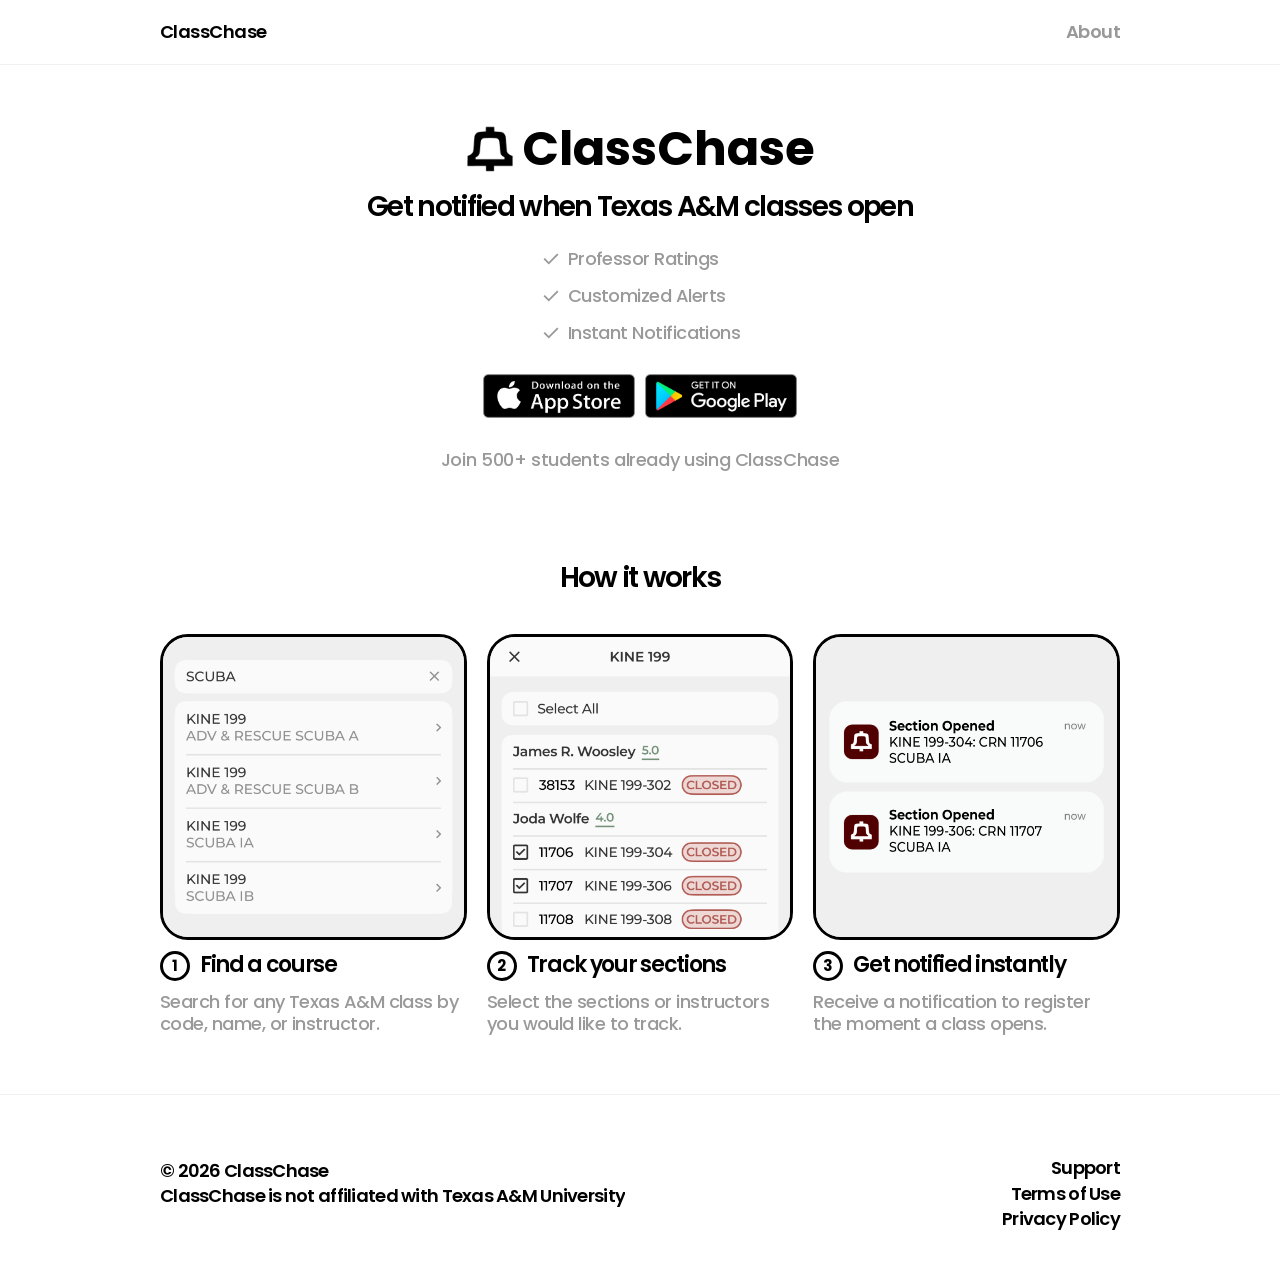
<file: index.html>
<!DOCTYPE html>
<html lang="en">

<head>
    <meta charset="UTF-8" />
    <meta name="viewport" content="width=device-width" />
    <title>ClassChase</title>
    <meta name="description"
        content="ClassChase" />
    <link rel="icon" href="/images/icon.png" type="image/png" />
    <meta property="og:site_name" content="ClassChase" />
    <meta property="og:image" content="https://www.classchase.app/images/banner.png?v=1" />
    <meta property="og:title" content="ClassChase" />
    <meta property="og:description"
        content="Never miss an open seat—ClassChase helps Texas A&M students track classes in real time. Available on iOS & Android." />
    <meta name="twitter:card" content="summary_large_image" />
    <meta name="twitter:title" content="ClassChase" />
    <meta name="twitter:description" content="Never miss an open seat—ClassChase helps Texas A&M students track classes in real time. Available on iOS & Android." />
    <meta name="twitter:image" content="https://www.classchase.app/images/banner.png?v=1" />
    <link rel="preconnect" href="https://fonts.googleapis.com" />
    <link rel="preconnect" href="https://fonts.gstatic.com" crossorigin />
    <link rel="stylesheet" href="https://fonts.googleapis.com/css2?family=Poppins:wght@400;500;600;700&display=swap" />
    <link rel="stylesheet" href="/styles.css" />
</head>

<body>

    <!-- NAV -->
    <div class="nav-wrap">
        <nav>
            <a href="/" class="nav-logo">ClassChase</a>
            <div class="nav-spacer"></div>
            <ul class="nav-links">
                <li><a href="/about">About</a></li>
            </ul>
        </nav>
    </div>

    <div class="outer">

        <!-- BRAND LOCKUP -->
        <div class="inner" style="display:flex;justify-content:center;">
            <div class="brand-lockup">
                <img src="images/classchase.png" alt="" class="brand-icon" />
                <span class="brand-text">ClassChase</span>
            </div>
        </div>

        <!-- HERO TEXT -->
        <div class="inner" style="display:flex;justify-content:center;">
            <div class="hero-text-wrap">
                <div class="hero-h2">Get notified when<br class="mobile-br"> Texas A&M classes open</div>
                <div class="hero-tags-row hero-tags-stacked">
                    <span class="hero-tag-item"><span class="hero-tag-icon hero-tag-icon-check"></span><span
                            class="hero-tag">Professor Ratings</span></span>
                    <span class="hero-tag-item"><span class="hero-tag-icon hero-tag-icon-check"></span><span
                            class="hero-tag">Customized Alerts</span></span>
                    <span class="hero-tag-item"><span class="hero-tag-icon hero-tag-icon-check"></span><span
                            class="hero-tag">Instant Notifications</span></span>
                </div>
                <div class="store-row">
                    <a href="https://apps.apple.com/us/app/classchase/id6757295456?itscg=30200&itsct=apps_box_badge&mttnsubad=6757295456"
                        aria-label="Download on the App Store"><img src="images/appstore.png" alt="Download on the App Store"
                            class="store-badge" /></a>
                    <a href="https://play.google.com/store/apps/details?id=com.sanjitbhimanadham.ClassChase&pcampaignid=web_share"
                        aria-label="Get it on Google Play"><img src="images/googleplay.png" alt="Get it on Google Play"
                            class="store-badge" /></a>
                </div>
                <div class="social-proof">Join 500+ students already using ClassChase</div>
            </div>
        </div>

        <!-- HOW IT WORKS -->
        <div class="section-how-wrap">
            <div class="inner" style="display:flex;justify-content:center;">
                <div class="section-how">
                    <div class="section-h1">How it works</div>
                    <div class="steps-row">

                        <div class="step-col">
                            <div class="step-img">
                                <div class="step-num">1</div>
                                <img src="images/step-1.png" alt="Search your course" class="step-photo" />
                            </div>
                            <div class="step-h4-row"><span class="step-n">1</span><span class="step-h4">Find a
                                    course</span></div>
                            <div class="step-p">Search for any Texas A&amp;M class by code, name, or instructor.</div>
                        </div>

                        <div class="step-col">
                            <div class="step-img">
                                <div class="step-num">2</div>
                                <img src="images/step-2.png" alt="We watch 24/7" class="step-photo" />
                            </div>
                            <div class="step-h4-row"><span class="step-n">2</span><span class="step-h4">Track your sections</span></div>
                            <div class="step-p">Select the sections or instructors you would like to track.
                            </div>
                        </div>

                        <div class="step-col">
                            <div class="step-img">
                                <div class="step-num">3</div>
                                <img src="images/step-3.png" alt="Get notified instantly" class="step-photo" />
                            </div>
                            <div class="step-h4-row"><span class="step-n">3</span><span class="step-h4">Get notified
                                    instantly</span></div>
                            <div class="step-p">Receive a notification to register the moment a class opens.</div>
                        </div>

                    </div>
                </div>
            </div>
        </div>

        <!-- FOOTER -->
        <div class="footer-wrap">
            <div class="footer-inner">
                <div class="footer-meta-row">
                    <div class="footer-left">
                        <span class="footer-copy">© 2026 ClassChase</span>
                        <span class="footer-copy">ClassChase is not affiliated with<br class="mobile-br"> Texas A&amp;M University</span>
                    </div>
                    <div class="footer-spacer"></div>
                    <div class="footer-links-col">
                        <a href="/support">Support</a>
                        <a href="/terms">Terms of Use</a>
                        <a href="/privacy">Privacy Policy</a>
                    </div>
                </div>
            </div>
        </div>

    </div><!-- /outer -->
</body>

</html>
</file>
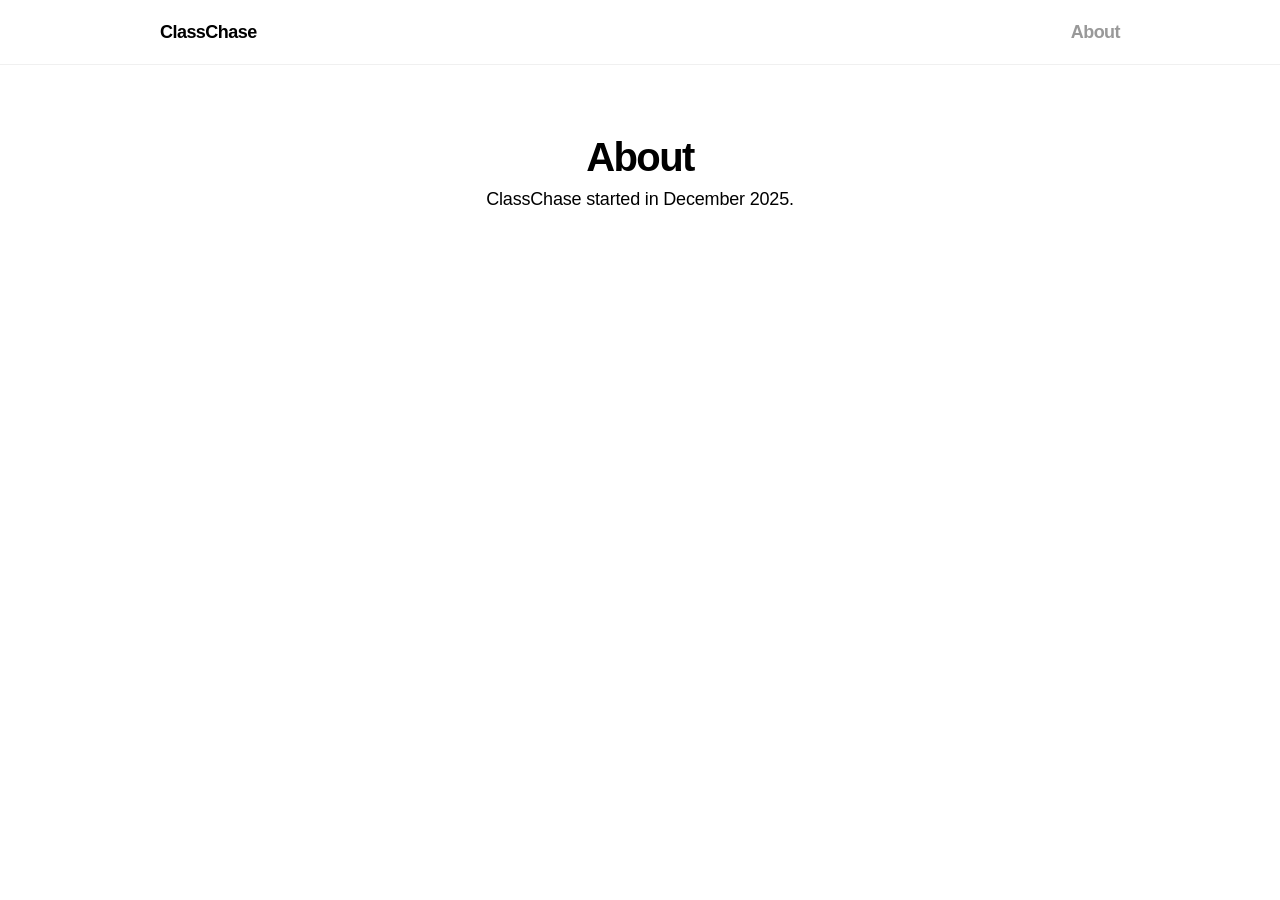
<file: about/index.html>
<!DOCTYPE html>
<html lang="en">

<head>
    <meta charset="UTF-8" />
    <meta name="viewport" content="width=device-width" />
    <title>ClassChase</title>
    <meta name="description" content="About ClassChase." />
    <link rel="stylesheet" href="../styles.css" />
    <style>
        .about-hero {
            display: flex;
            flex-direction: column;
            align-items: center;
            gap: 10px;
            width: 100%;
            max-width: 960px;
            padding: 70px 0 80px;
        }

        .about-hero-h1 {
            font-size: 40px;
            font-weight: 700;
            letter-spacing: -0.04em;
            line-height: 1.1em;
            text-align: center;
            color: var(--black);
            width: 100%;
            margin: 0;
        }

        .about-hero-p {
            font-size: 18px;
            font-weight: 400;
            letter-spacing: -0.01em;
            line-height: 1.2em;
            text-align: center;
            color: var(--black);
            max-width: 550px;
            margin: 0;
        }

        @media (max-width: 809px) {
            .about-hero {
                padding: 90px 0 40px;
            }

            .about-hero-h1 {
                font-size: 26px;
            }

            .about-hero-p {
                font-size: 15px;
            }
        }
    </style>
</head>

<body>

    <!-- NAV -->
    <div class="nav-wrap">
        <nav>
            <a href="/" class="nav-logo">ClassChase</a>
            <div class="nav-spacer"></div>
            <ul class="nav-links">
                <li><a href="/about">About</a></li>
            </ul>
        </nav>
    </div>

    <div class="outer">

        <!-- HERO -->
        <div class="inner" style="display:flex;justify-content:center;">
            <div class="about-hero">
                <div class="about-hero-h1">About</div>
                <p class="about-hero-p">ClassChase started in December 2025.</p>
            </div>
        </div>

    </div><!-- /outer -->
</body>

</html>
</file>
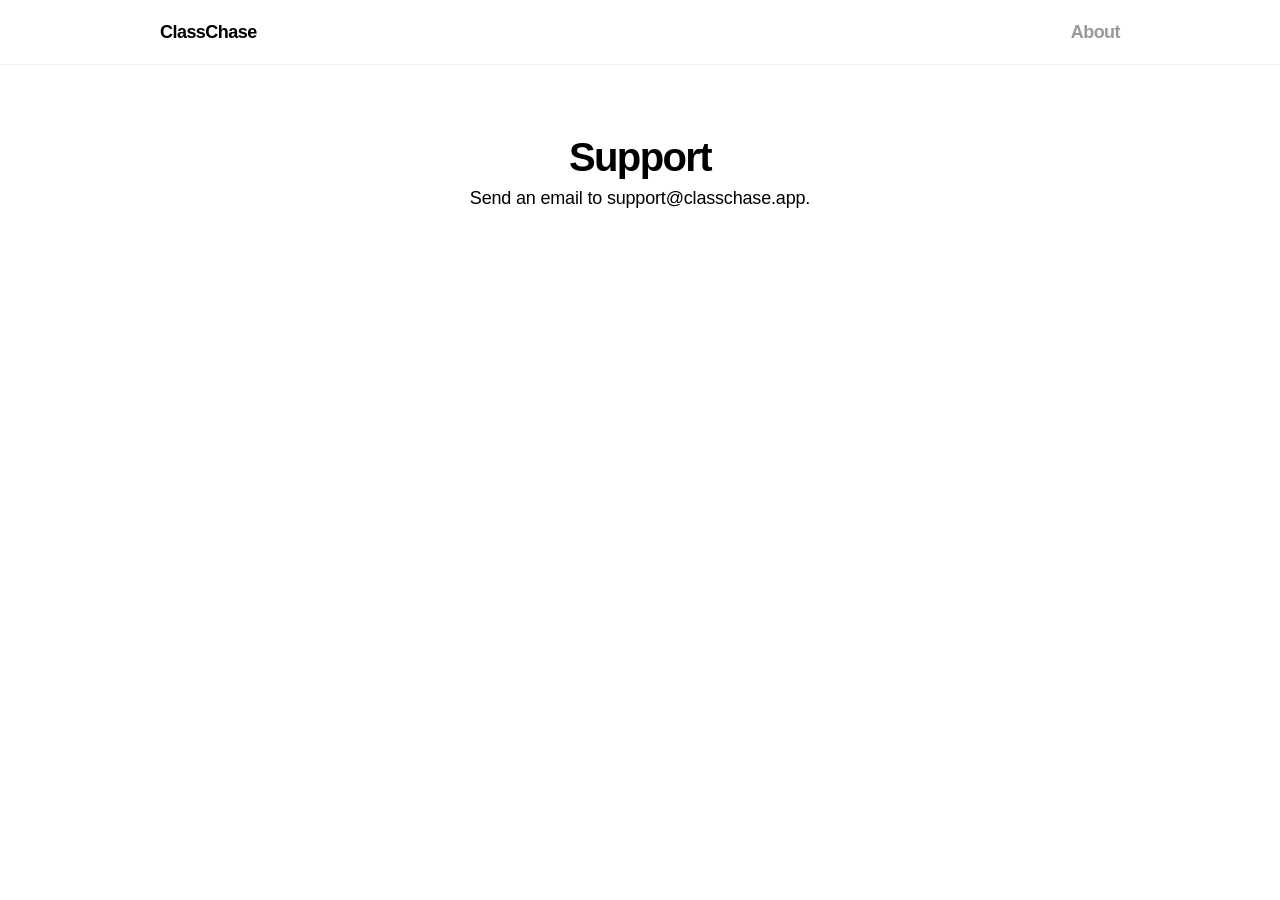
<file: support/index.html>
<!DOCTYPE html>
<html lang="en">

<head>
    <meta charset="UTF-8" />
    <meta name="viewport" content="width=device-width" />
    <title>ClassChase</title>
    <meta name="description" content="Get help with ClassChase." />
    <link rel="stylesheet" href="/styles.css" />
    <style>
        .support-hero {
            display: flex;
            flex-direction: column;
            align-items: center;
            gap: 10px;
            width: 100%;
            max-width: 960px;
            padding: 70px 0 80px;
        }
        .support-hero-h1 {
            font-size: 40px;
            font-weight: 700;
            letter-spacing: -0.04em;
            line-height: 1.1em;
            text-align: center;
            color: var(--black);
            width: 100%;
        }
        .support-hero-p {
            font-size: 18px;
            font-weight: 400;
            letter-spacing: -0.01em;
            line-height: 1.1em;
            text-align: center;
            color: var(--black);
        }
        .support-hero-p a {
            color: var(--black);
            text-decoration: none;
        }
        .support-hero-p a:hover {
            color: #09f;
            text-decoration: underline;
        }

        @media (max-width: 809px) {
            .support-hero { padding: 90px 0 40px; }
            .support-hero-h1 { font-size: 26px; }
            .support-hero-p { font-size: 15px; }
        }
    </style>
</head>

<body>

    <!-- NAV -->
    <div class="nav-wrap">
        <nav>
            <a href="/" class="nav-logo">ClassChase</a>
            <div class="nav-spacer"></div>
            <ul class="nav-links">
                <li><a href="/about">About</a></li>
            </ul>
        </nav>
    </div>

    <div class="outer">

        <!-- HERO -->
        <div class="inner" style="display:flex;justify-content:center;">
            <div class="support-hero">
                <div class="support-hero-h1">Support</div>
                <p class="support-hero-p">Send an email to <a href="mailto:support@classchase.app">support@classchase.app</a>.</p>
            </div>
        </div>

    </div><!-- /outer -->
</body>

</html>
</file>
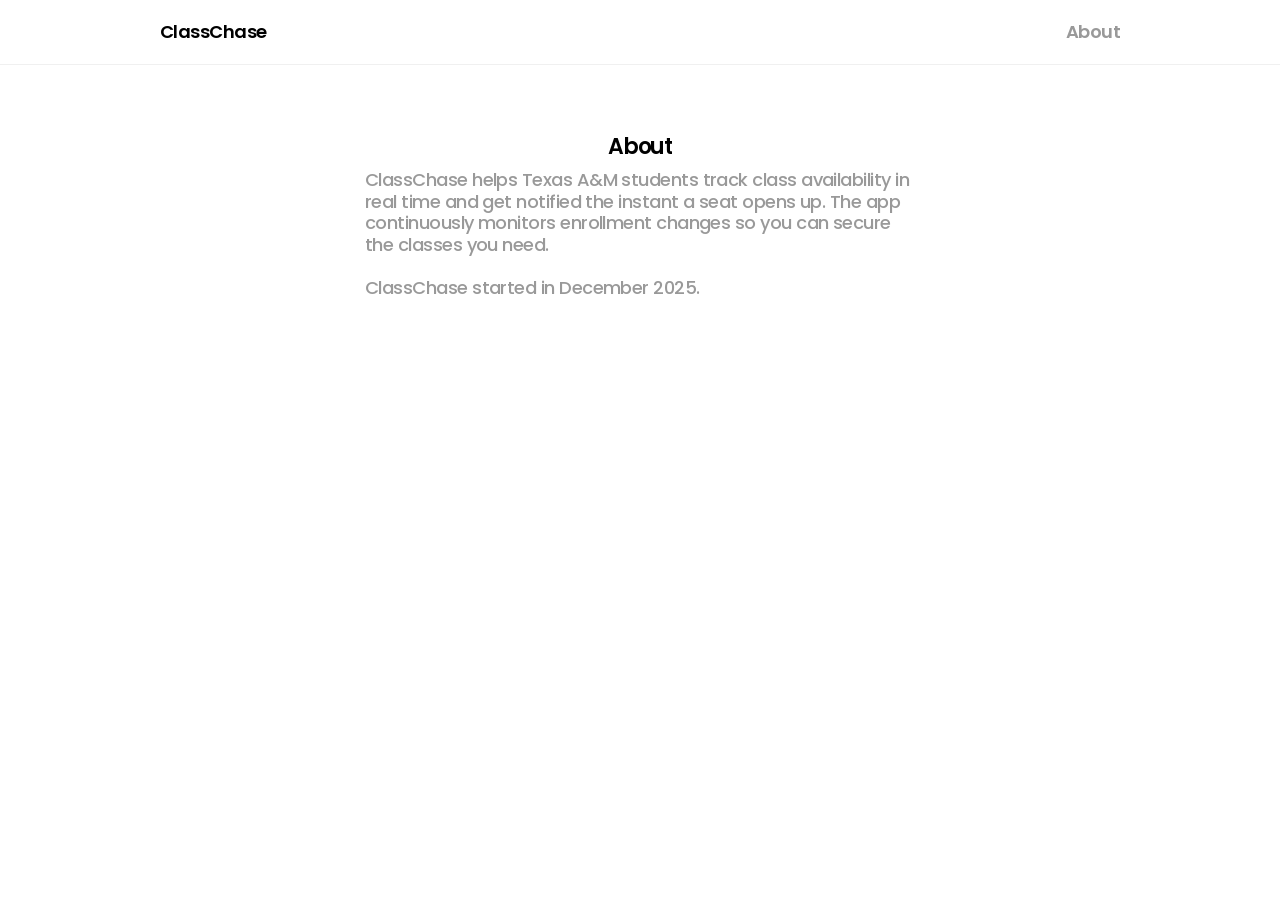
<file: about.html>
<!DOCTYPE html>
<html lang="en">

<head>
    <meta charset="UTF-8" />
    <meta name="viewport" content="width=device-width" />
    <title>ClassChase</title>
    <meta name="description" content="About" />
    <link rel="icon" href="/images/icon.png" type="image/png" />
    <meta property="og:site_name" content="ClassChase" />
    <meta property="og:image" content="https://www.classchase.app/images/banner.png?v=1" />
    <meta property="og:title" content="ClassChase" />
    <meta property="og:description"
        content="Never miss an open seat—ClassChase helps Texas A&M students track classes in real time. Available on iOS & Android." />
    <meta name="twitter:card" content="summary_large_image" />
    <meta name="twitter:title" content="ClassChase" />
    <meta name="twitter:description"
        content="Never miss an open seat—ClassChase helps Texas A&M students track classes in real time. Available on iOS & Android." />
    <meta name="twitter:image" content="https://www.classchase.app/images/banner.png?v=1" />
    <link rel="preconnect" href="https://fonts.googleapis.com" />
    <link rel="preconnect" href="https://fonts.gstatic.com" crossorigin />
    <link rel="stylesheet" href="https://fonts.googleapis.com/css2?family=Poppins:wght@400;500;600;700&display=swap" />
    <link rel="stylesheet" href="../styles.css" />
    <style>
        .about-hero {
            display: flex;
            flex-direction: column;
            align-items: center;
            gap: 10px;
            width: 100%;
            max-width: 960px;
            padding: 70px 0 80px;
        }

        .about-hero-h1 {
            font-size: 22px;
            font-weight: 600;
            letter-spacing: -0.06em;
            line-height: 1.1em;
            text-align: center;
            color: var(--black);
            width: 100%;
        }

        .about-hero-p {
            font-size: 18px;
            font-weight: 500;
            letter-spacing: -0.03em;
            line-height: 1.2em;
            text-align: left;
            color: var(--gray-sub);
            max-width: 550px;
        }

        @media (max-width: 809px) {
            .about-hero {
                padding: 90px 0 40px;
            }

            .about-hero-h1 {
                font-size: 22px;
            }

            .about-hero-p {
                font-size: 15px;
            }
        }
    </style>
</head>

<body>

    <!-- NAV -->
    <div class="nav-wrap">
        <nav>
            <a href="/" class="nav-logo">ClassChase</a>
            <div class="nav-spacer"></div>
            <ul class="nav-links">
                <li><a href="/about">About</a></li>
            </ul>
        </nav>
    </div>

    <div class="outer">

        <!-- HERO -->
        <div class="inner" style="display:flex;justify-content:center;">
            <div class="about-hero">
                <div class="about-hero-h1">About</div>
                <p class="about-hero-p">ClassChase helps Texas A&amp;M students track class availability in real time and
                    get notified the instant a seat opens up. The app continuously monitors enrollment changes so you
                    can secure the classes you need.<br><br>ClassChase started in December 2025.</p>
            </div>
        </div>

    </div><!-- /outer -->
</body>

</html>
</file>
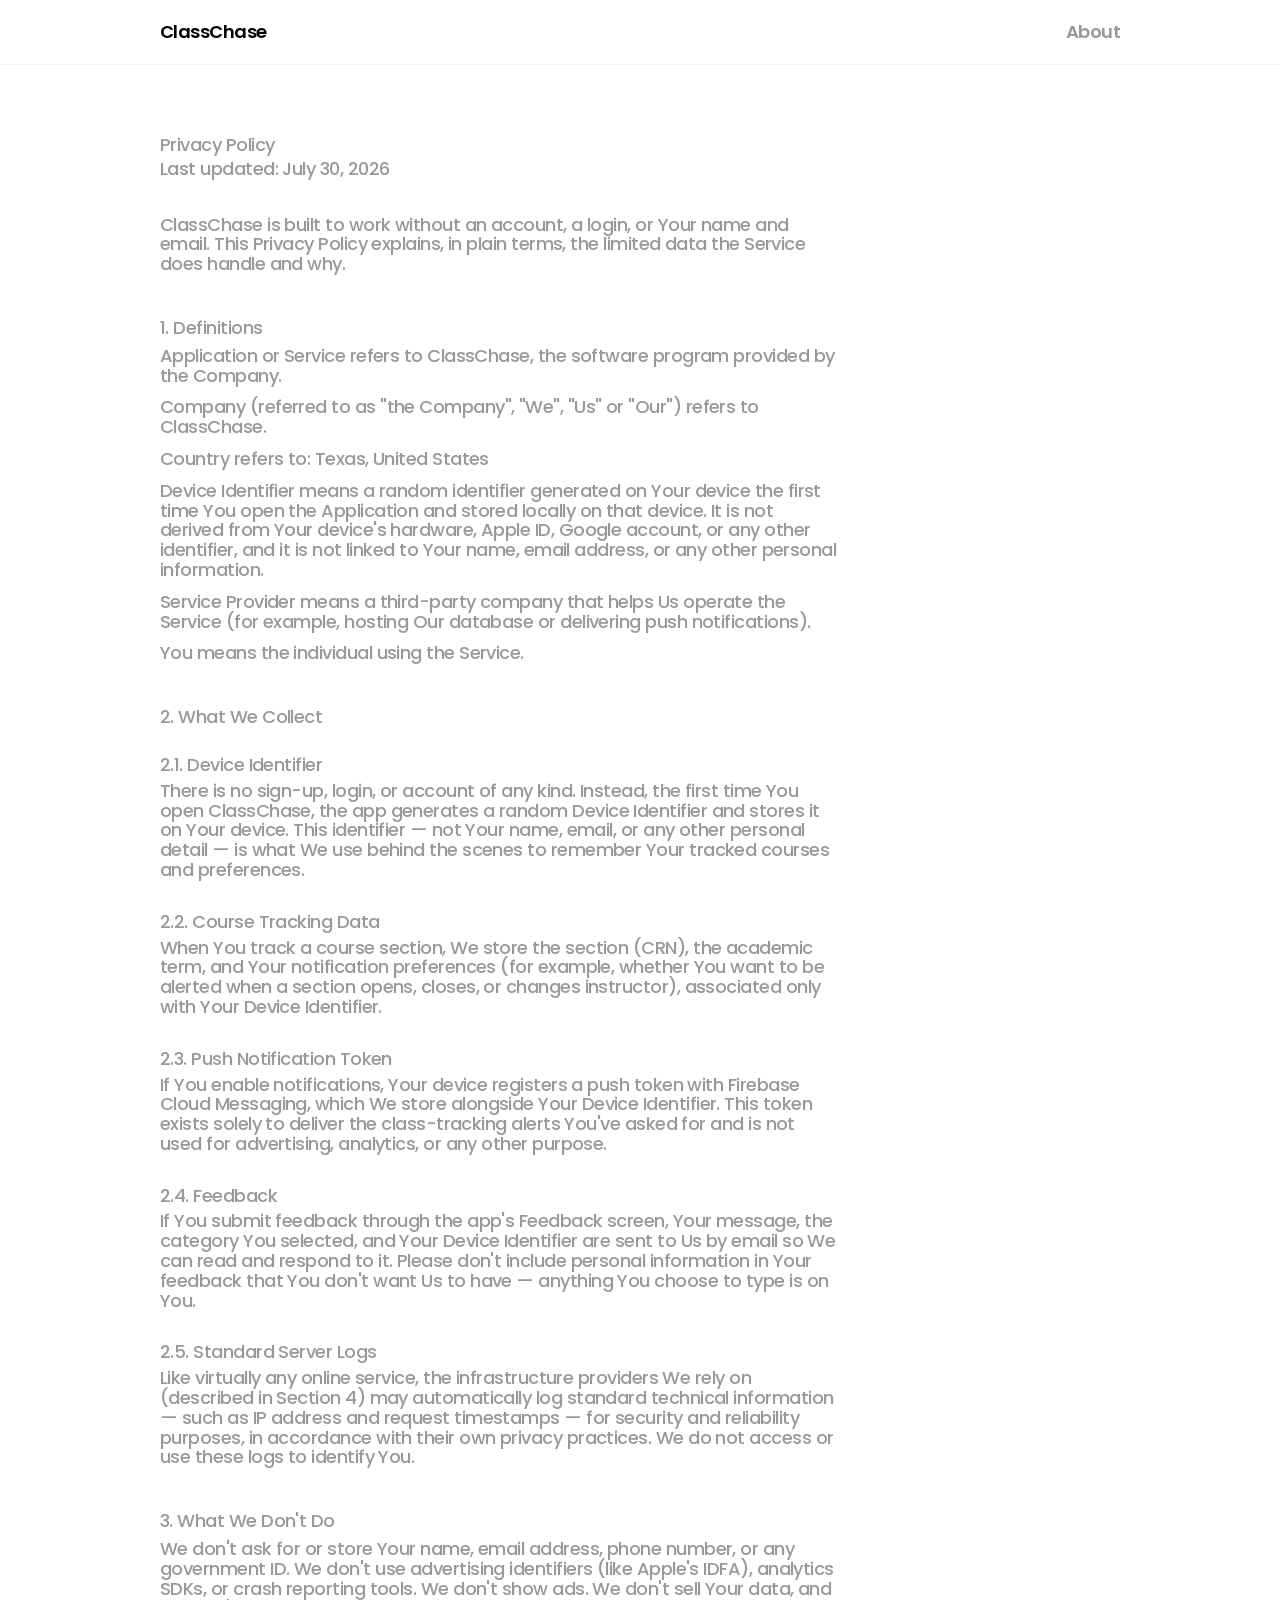
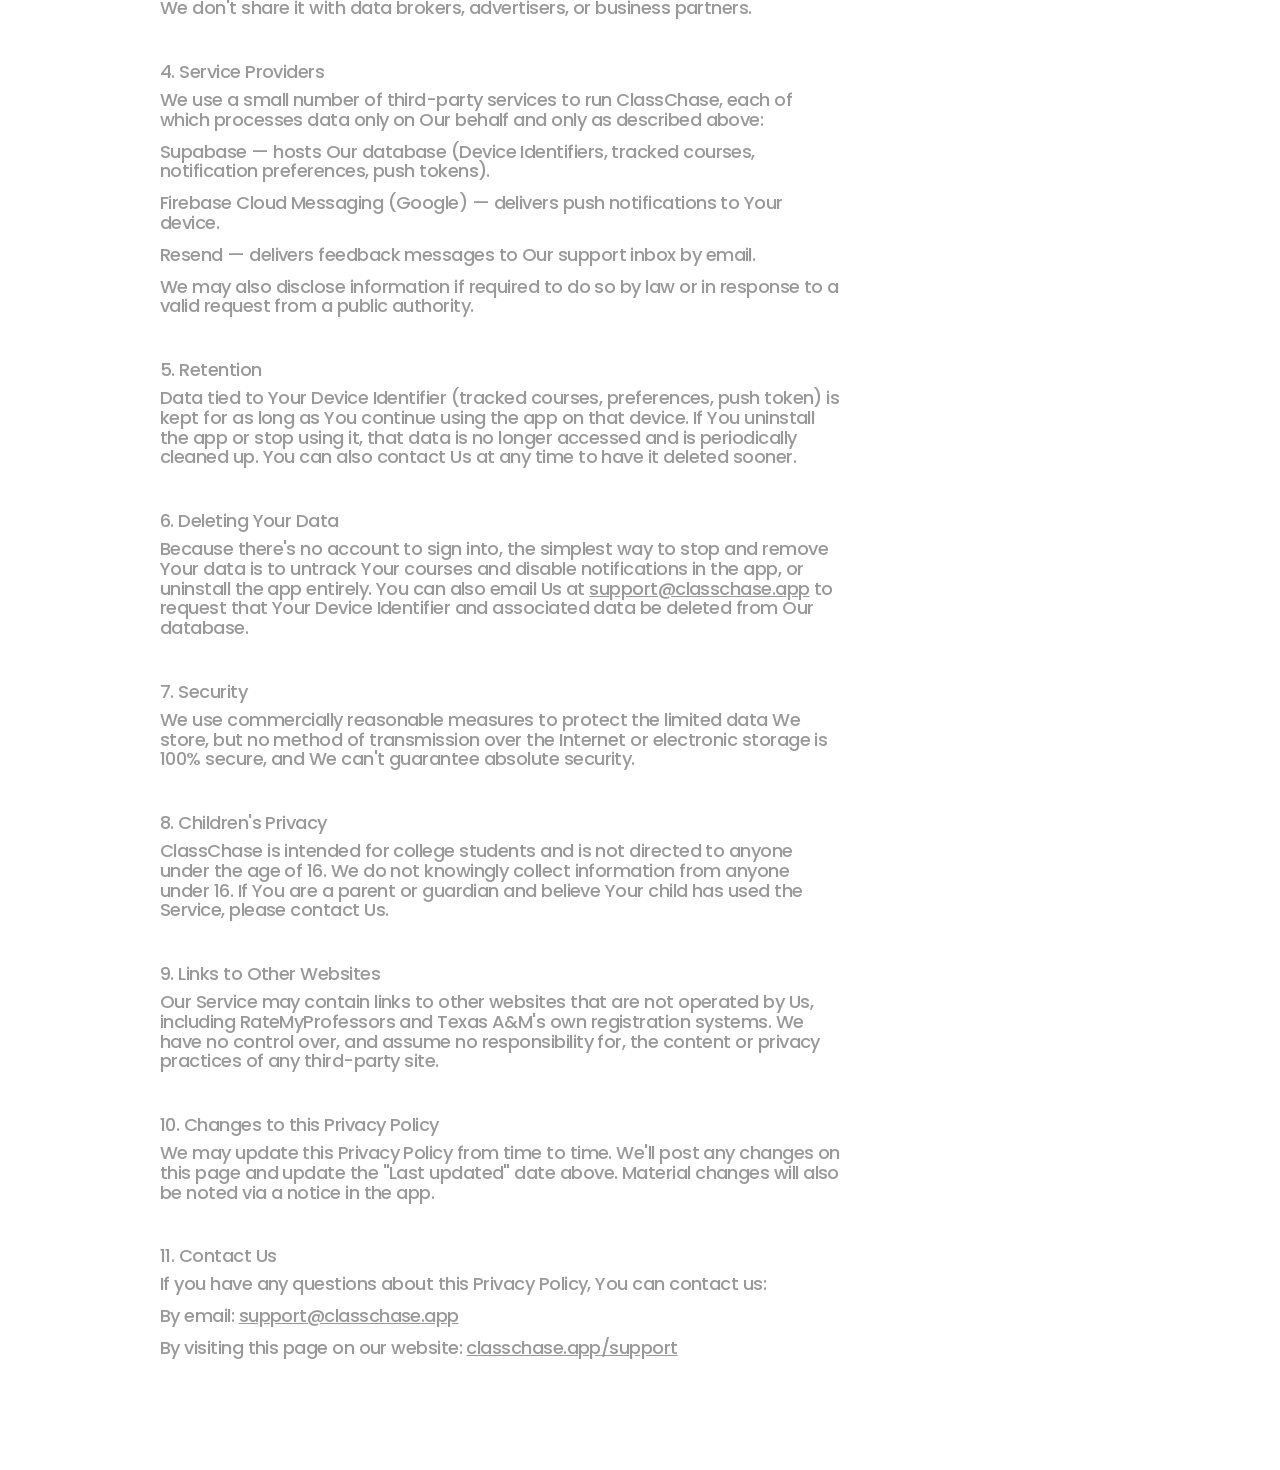
<file: privacy.html>
<!DOCTYPE html>
<html lang="en">

<head>
    <meta charset="UTF-8" />
    <meta name="viewport" content="width=device-width" />
    <title>ClassChase</title>
    <meta name="description" content="Privacy" />
    <link rel="icon" href="/images/icon.png" type="image/png" />
    <meta property="og:site_name" content="ClassChase" />
    <meta property="og:image" content="https://www.classchase.app/images/banner.png?v=1" />
    <meta property="og:title" content="ClassChase" />
    <meta property="og:description"
        content="Never miss an open seat—ClassChase helps Texas A&M students track classes in real time. Available on iOS & Android." />
    <meta name="twitter:card" content="summary_large_image" />
    <meta name="twitter:title" content="ClassChase" />
    <meta name="twitter:description"
        content="Never miss an open seat—ClassChase helps Texas A&M students track classes in real time. Available on iOS & Android." />
    <meta name="twitter:image" content="https://www.classchase.app/images/banner.png?v=1" />
    <link rel="preconnect" href="https://fonts.googleapis.com" />
    <link rel="preconnect" href="https://fonts.gstatic.com" crossorigin />
    <link rel="stylesheet" href="https://fonts.googleapis.com/css2?family=Poppins:wght@400;500;600;700&display=swap" />
    <link rel="stylesheet" href="styles.css" />
    <style>
        .terms-wrap {
            display: flex;
            flex-direction: column;
            align-items: flex-start;
            width: 100%;
            max-width: 680px;
            padding: 70px 0 100px;
            gap: 0;
        }

        .terms-wrap .terms-h1,
        .terms-wrap .terms-date,
        .terms-wrap .terms-h2,
        .terms-wrap .terms-h3,
        .terms-wrap .terms-p {
            font-size: 18px;
            font-weight: 500;
            letter-spacing: -0.03em;
            line-height: 1.1em;
            color: var(--gray-sub);
        }

        .terms-h1 {
            margin-bottom: 4px;
        }

        .terms-date {
            margin-bottom: 36px;
        }

        .terms-h2 {
            margin-top: 32px;
            margin-bottom: 8px;
        }

        .terms-h3 {
            margin-top: 20px;
            margin-bottom: 6px;
        }

        .terms-p {
            margin-bottom: 12px;
        }

        .terms-p a {
            color: var(--gray-sub);
            text-decoration: underline;
        }

        .terms-p a:hover {
            color: var(--gray-sub);
        }

        @media (max-width: 809px) {
            .terms-wrap {
                padding: 90px 0 60px;
            }
        }
    </style>
</head>

<body>

    <!-- NAV -->
    <div class="nav-wrap">
        <nav>
            <a href="/" class="nav-logo">ClassChase</a>
            <div class="nav-spacer"></div>
            <ul class="nav-links">
                <li><a href="/about">About</a></li>
            </ul>
        </nav>
    </div>

    <div class="outer">
        <div class="inner">
            <div class="terms-wrap">

                <div class="terms-h1">Privacy Policy</div>
                <div class="terms-date">Last updated: July 30, 2026</div>

                <p class="terms-p">ClassChase is built to work without an account, a login, or Your name and email.
                    This Privacy Policy explains, in plain terms, the limited data the Service does handle and
                    why.</p>

                <div class="terms-h2">1. Definitions</div>
                <p class="terms-p">Application or Service refers to ClassChase, the software program provided by the
                    Company.</p>
                <p class="terms-p">Company (referred to as "the Company", "We", "Us" or "Our") refers to
                    ClassChase.</p>
                <p class="terms-p">Country refers to: Texas, United States</p>
                <p class="terms-p">Device Identifier means a random identifier generated on Your device the first
                    time You open the Application and stored locally on that device. It is not derived from Your
                    device's hardware, Apple ID, Google account, or any other identifier, and it is not linked to
                    Your name, email address, or any other personal information.</p>
                <p class="terms-p">Service Provider means a third-party company that helps Us operate the Service
                    (for example, hosting Our database or delivering push notifications).</p>
                <p class="terms-p">You means the individual using the Service.</p>

                <div class="terms-h2">2. What We Collect</div>

                <div class="terms-h3">2.1. Device Identifier</div>
                <p class="terms-p">There is no sign-up, login, or account of any kind. Instead, the first time You
                    open ClassChase, the app generates a random Device Identifier and stores it on Your device. This
                    identifier — not Your name, email, or any other personal detail — is what We use behind the
                    scenes to remember Your tracked courses and preferences.</p>

                <div class="terms-h3">2.2. Course Tracking Data</div>
                <p class="terms-p">When You track a course section, We store the section (CRN), the academic term,
                    and Your notification preferences (for example, whether You want to be alerted when a section
                    opens, closes, or changes instructor), associated only with Your Device Identifier.</p>

                <div class="terms-h3">2.3. Push Notification Token</div>
                <p class="terms-p">If You enable notifications, Your device registers a push token with Firebase
                    Cloud Messaging, which We store alongside Your Device Identifier. This token exists solely to
                    deliver the class-tracking alerts You've asked for and is not used for advertising, analytics, or
                    any other purpose.</p>

                <div class="terms-h3">2.4. Feedback</div>
                <p class="terms-p">If You submit feedback through the app's Feedback screen, Your message, the
                    category You selected, and Your Device Identifier are sent to Us by email so We can read and
                    respond to it. Please don't include personal information in Your feedback that You don't want Us
                    to have — anything You choose to type is on You.</p>

                <div class="terms-h3">2.5. Standard Server Logs</div>
                <p class="terms-p">Like virtually any online service, the infrastructure providers We rely on
                    (described in Section 4) may automatically log standard technical information — such as IP
                    address and request timestamps — for security and reliability purposes, in accordance with their
                    own privacy practices. We do not access or use these logs to identify You.</p>

                <div class="terms-h2">3. What We Don't Do</div>
                <p class="terms-p">We don't ask for or store Your name, email address, phone number, or any
                    government ID. We don't use advertising identifiers (like Apple's IDFA), analytics SDKs, or crash
                    reporting tools. We don't show ads. We don't sell Your data, and We don't share it with data
                    brokers, advertisers, or business partners.</p>

                <div class="terms-h2">4. Service Providers</div>
                <p class="terms-p">We use a small number of third-party services to run ClassChase, each of which
                    processes data only on Our behalf and only as described above:</p>
                <p class="terms-p">Supabase — hosts Our database (Device Identifiers, tracked courses, notification
                    preferences, push tokens).</p>
                <p class="terms-p">Firebase Cloud Messaging (Google) — delivers push notifications to Your device.
                </p>
                <p class="terms-p">Resend — delivers feedback messages to Our support inbox by email.</p>
                <p class="terms-p">We may also disclose information if required to do so by law or in response to a
                    valid request from a public authority.</p>

                <div class="terms-h2">5. Retention</div>
                <p class="terms-p">Data tied to Your Device Identifier (tracked courses, preferences, push token) is
                    kept for as long as You continue using the app on that device. If You uninstall the app or stop
                    using it, that data is no longer accessed and is periodically cleaned up. You can also contact Us
                    at any time to have it deleted sooner.</p>

                <div class="terms-h2">6. Deleting Your Data</div>
                <p class="terms-p">Because there's no account to sign into, the simplest way to stop and remove Your
                    data is to untrack Your courses and disable notifications in the app, or uninstall the app
                    entirely. You can also email Us at <a
                        href="mailto:support@classchase.app">support@classchase.app</a> to request that Your Device
                    Identifier and associated data be deleted from Our database.</p>

                <div class="terms-h2">7. Security</div>
                <p class="terms-p">We use commercially reasonable measures to protect the limited data We store, but
                    no method of transmission over the Internet or electronic storage is 100% secure, and We can't
                    guarantee absolute security.</p>

                <div class="terms-h2">8. Children's Privacy</div>
                <p class="terms-p">ClassChase is intended for college students and is not directed to anyone under
                    the age of 16. We do not knowingly collect information from anyone under 16. If You are a parent
                    or guardian and believe Your child has used the Service, please contact Us.</p>

                <div class="terms-h2">9. Links to Other Websites</div>
                <p class="terms-p">Our Service may contain links to other websites that are not operated by Us,
                    including RateMyProfessors and Texas A&amp;M's own registration systems. We have no control over,
                    and assume no responsibility for, the content or privacy practices of any third-party site.</p>

                <div class="terms-h2">10. Changes to this Privacy Policy</div>
                <p class="terms-p">We may update this Privacy Policy from time to time. We'll post any changes on
                    this page and update the "Last updated" date above. Material changes will also be noted via a
                    notice in the app.</p>

                <div class="terms-h2">11. Contact Us</div>
                <p class="terms-p">If you have any questions about this Privacy Policy, You can contact us:</p>
                <p class="terms-p">By email: <a href="mailto:support@classchase.app">support@classchase.app</a></p>
                <p class="terms-p">By visiting this page on our website: <a
                        href="/support">classchase.app/support</a></p>

            </div>
        </div>
    </div><!-- /outer -->

</body>

</html>
</file>
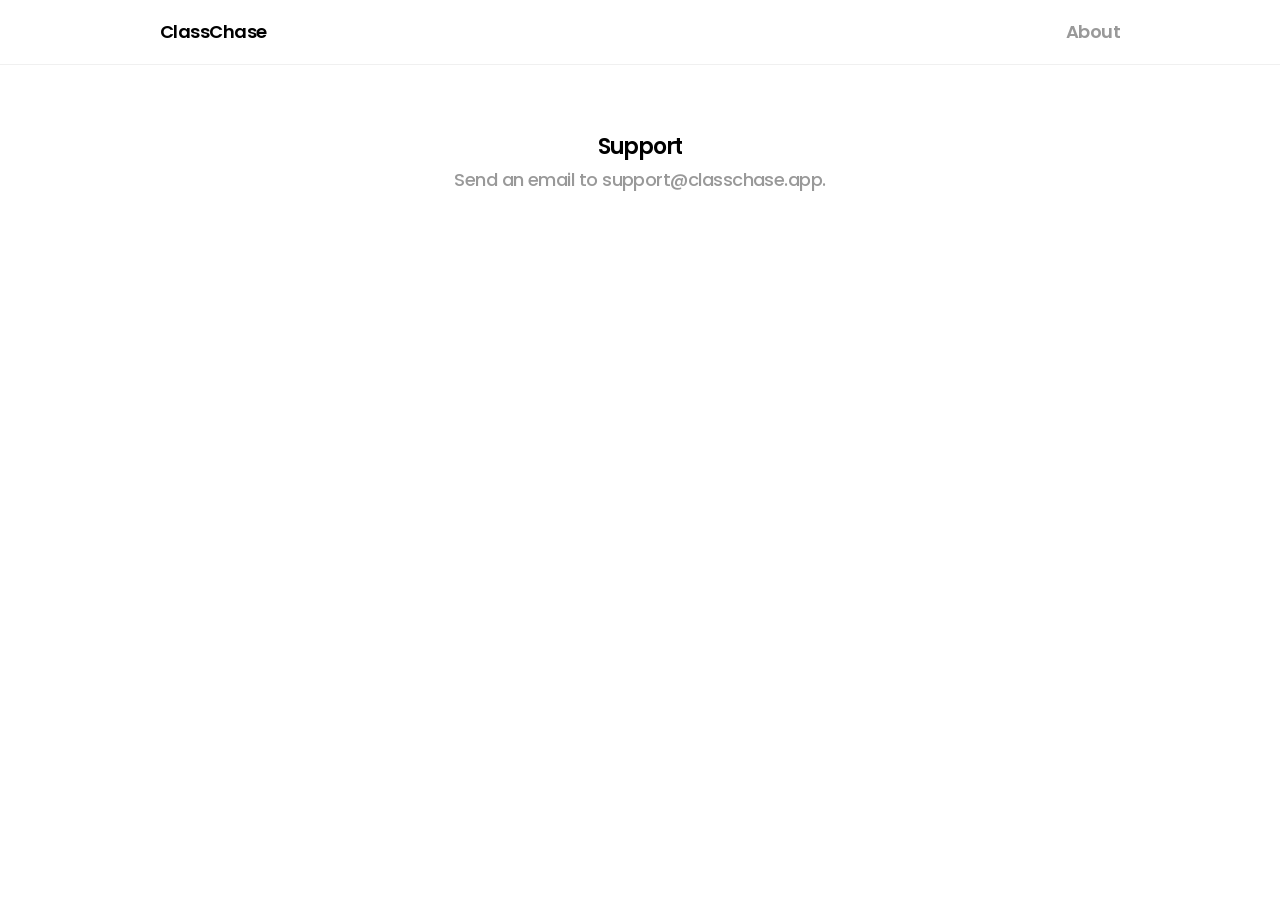
<file: support.html>
<!DOCTYPE html>
<html lang="en">

<head>
    <meta charset="UTF-8" />
    <meta name="viewport" content="width=device-width" />
    <title>ClassChase</title>
    <meta name="description" content="Support" />
    <link rel="icon" href="/images/icon.png" type="image/png" />
    <meta property="og:site_name" content="ClassChase" />
    <meta property="og:image" content="https://www.classchase.app/images/banner.png?v=1" />
    <meta property="og:title" content="ClassChase" />
    <meta property="og:description"
        content="Never miss an open seat—ClassChase helps Texas A&M students track classes in real time. Available on iOS & Android." />
    <meta name="twitter:card" content="summary_large_image" />
    <meta name="twitter:title" content="ClassChase" />
    <meta name="twitter:description"
        content="Never miss an open seat—ClassChase helps Texas A&M students track classes in real time. Available on iOS & Android." />
    <meta name="twitter:image" content="https://www.classchase.app/images/banner.png?v=1" />
    <link rel="preconnect" href="https://fonts.googleapis.com" />
    <link rel="preconnect" href="https://fonts.gstatic.com" crossorigin />
    <link rel="stylesheet" href="https://fonts.googleapis.com/css2?family=Poppins:wght@400;500;600;700&display=swap" />
    <link rel="stylesheet" href="../styles.css" />
    <style>
        .support-hero {
            display: flex;
            flex-direction: column;
            align-items: center;
            gap: 10px;
            width: 100%;
            max-width: 960px;
            padding: 70px 0 80px;
        }

        .support-hero-h1 {
            font-size: 22px;
            font-weight: 600;
            letter-spacing: -0.06em;
            line-height: 1.1em;
            text-align: center;
            color: var(--black);
            width: 100%;
        }

        .support-hero-p {
            font-size: 18px;
            font-weight: 500;
            letter-spacing: -0.03em;
            line-height: 1.2em;
            text-align: left;
            color: var(--gray-sub);
            max-width: 550px;
        }

        .support-hero-p a {
            color: var(--gray-sub);
            text-decoration: none;
        }

        .support-hero-p a:hover {
            color: var(--gray-sub);
        }

        @media (max-width: 809px) {
            .support-hero {
                padding: 90px 0 40px;
            }

            .support-hero-h1 {
                font-size: 22px;
            }

            .support-hero-p {
                font-size: 15px;
            }
        }
    </style>
</head>

<body>

    <!-- NAV -->
    <div class="nav-wrap">
        <nav>
            <a href="/" class="nav-logo">ClassChase</a>
            <div class="nav-spacer"></div>
            <ul class="nav-links">
                <li><a href="/about">About</a></li>
            </ul>
        </nav>
    </div>

    <div class="outer">

        <!-- HERO -->
        <div class="inner" style="display:flex;justify-content:center;">
            <div class="support-hero">
                <div class="support-hero-h1">Support</div>
                <p class="support-hero-p">Send an email to <a
                        href="mailto:support@classchase.app">support@classchase.app</a>.</p>
            </div>
        </div>

    </div><!-- /outer -->
</body>

</html>
</file>
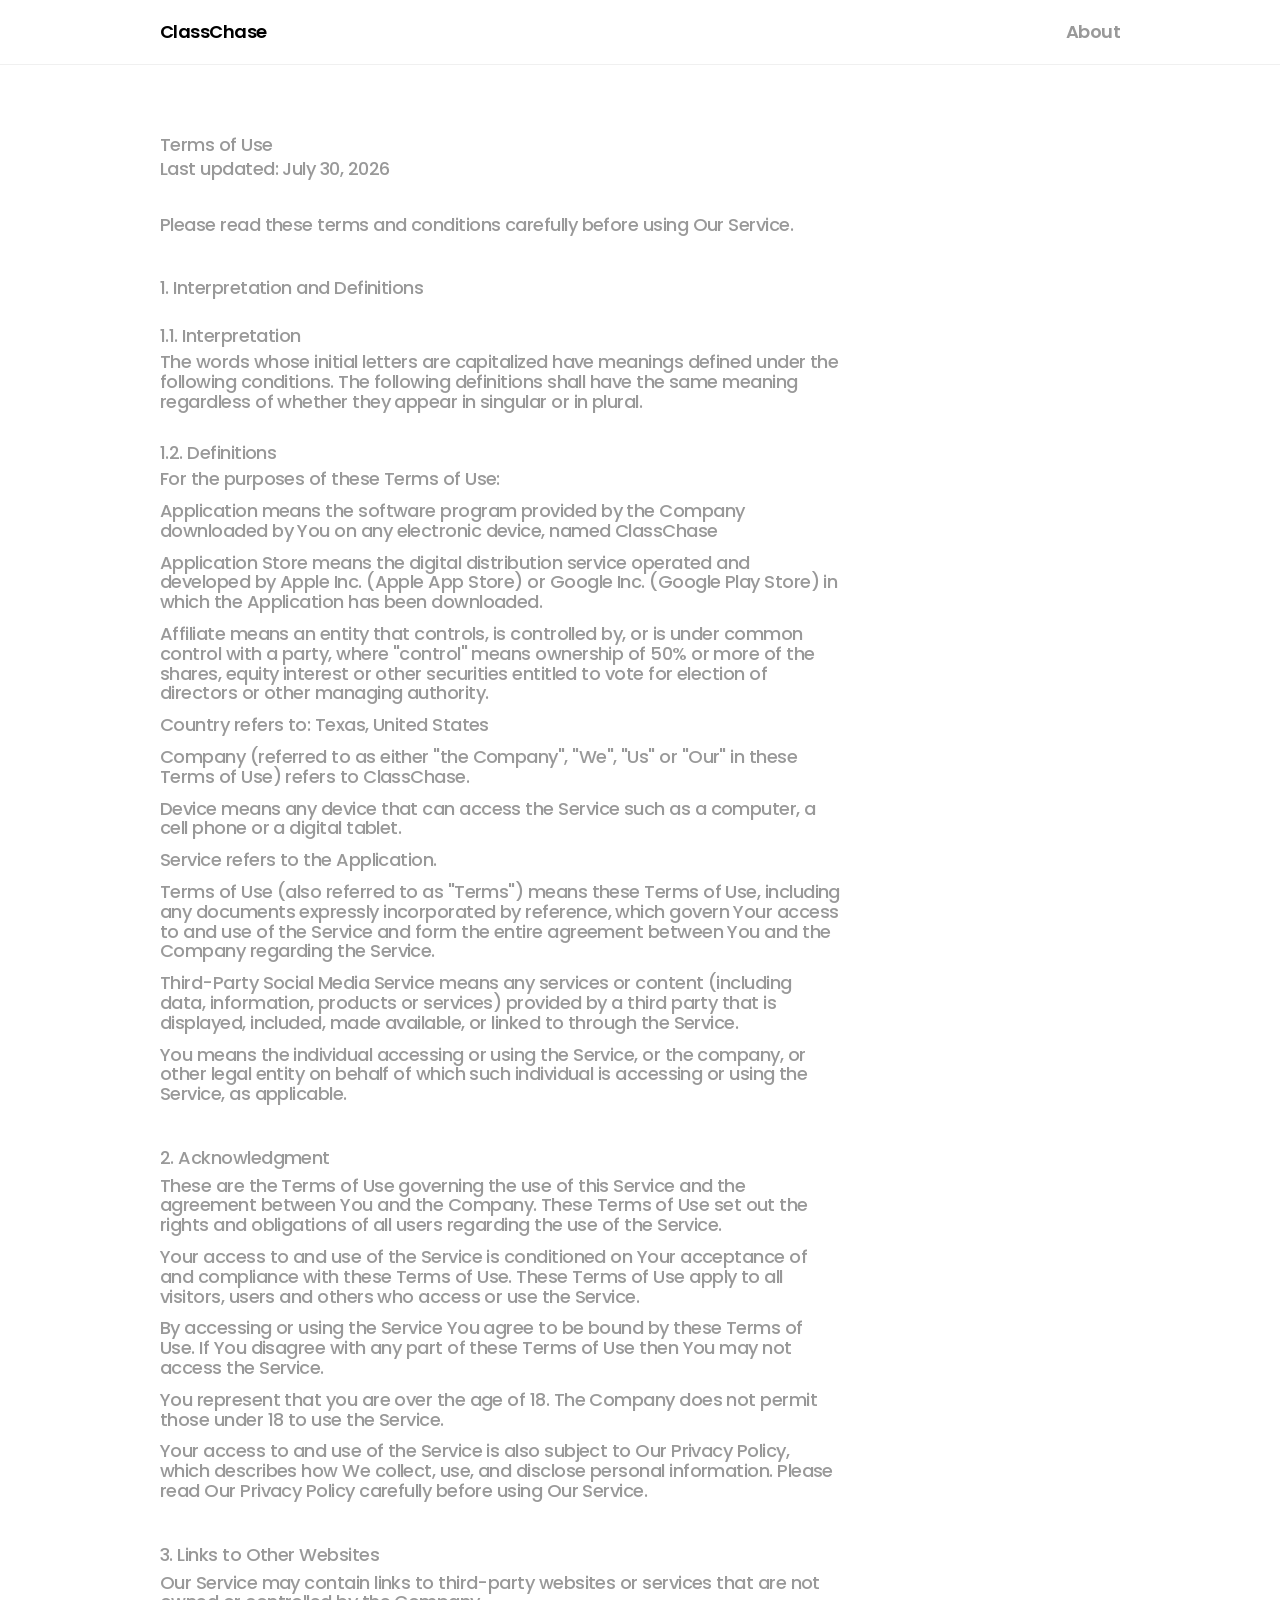
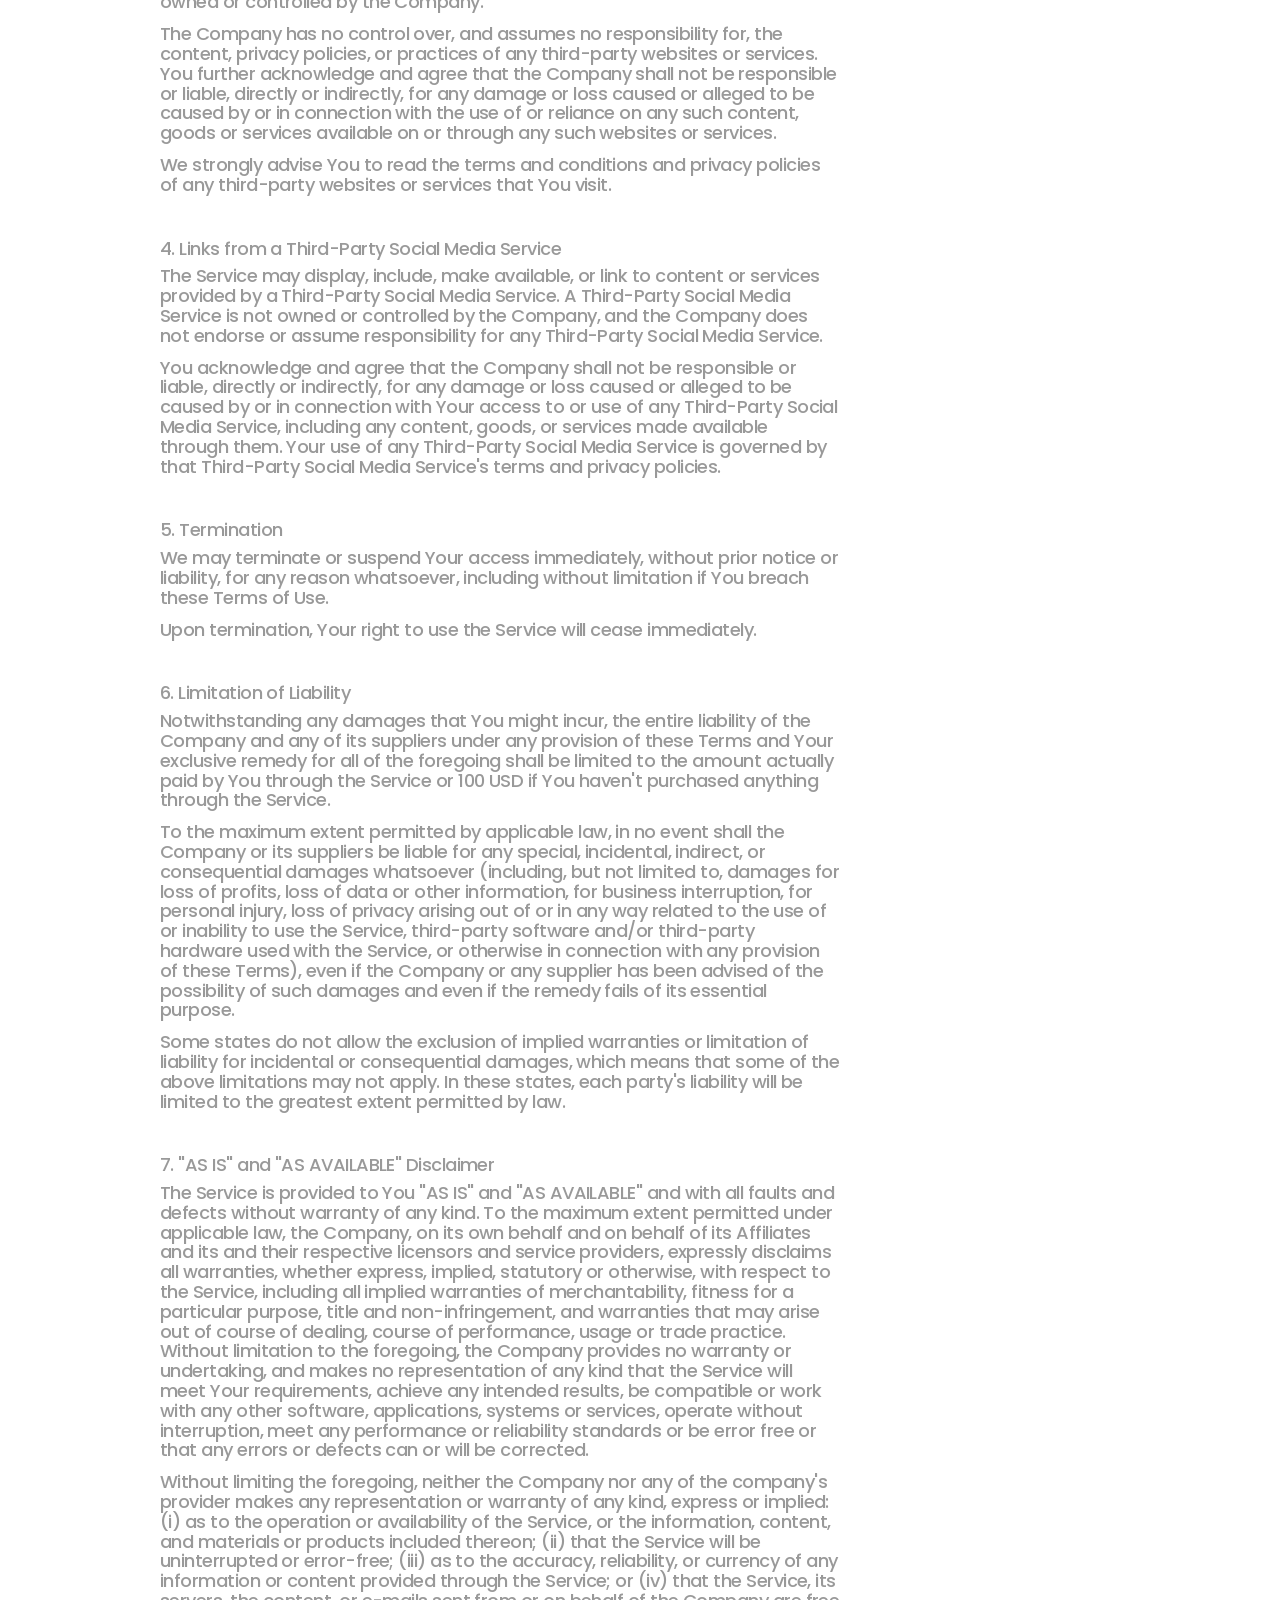
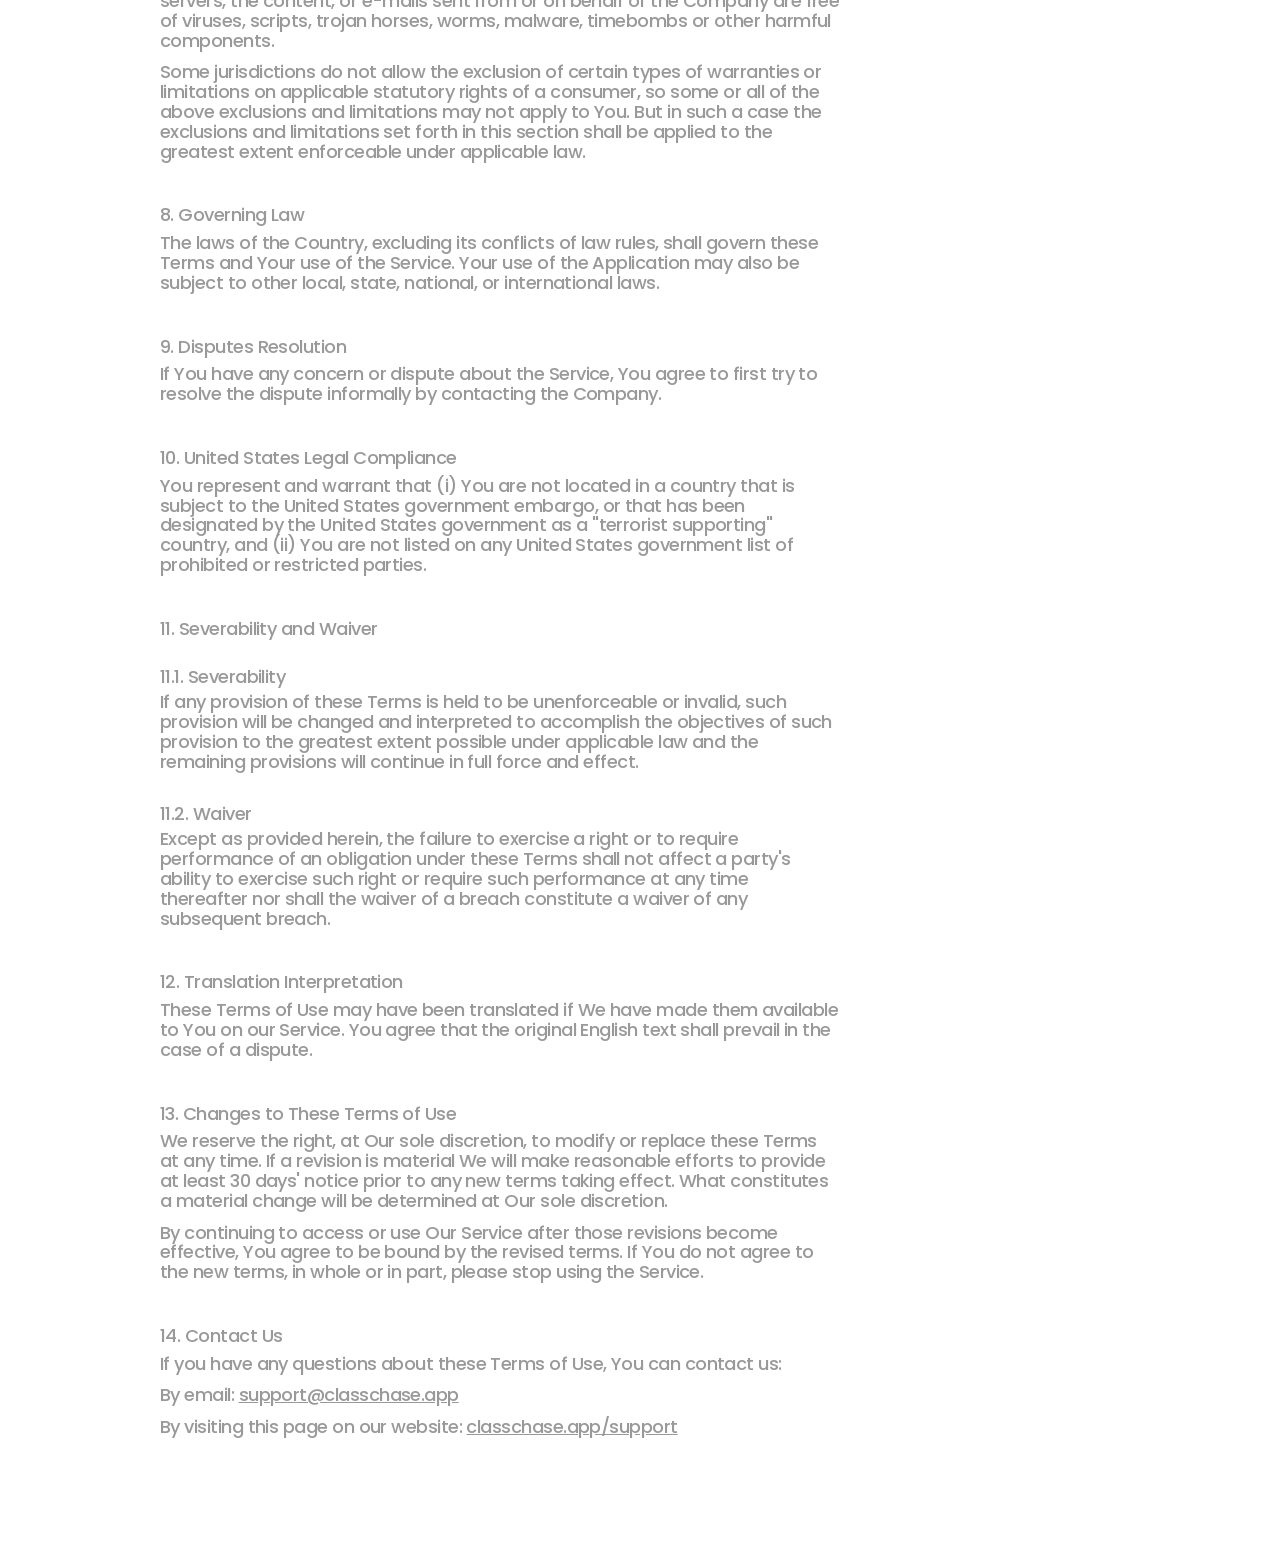
<file: terms.html>
<!DOCTYPE html>
<html lang="en">

<head>
    <meta charset="UTF-8" />
    <meta name="viewport" content="width=device-width" />
    <title>ClassChase</title>
    <meta name="description" content="Terms of Use" />
    <link rel="icon" href="/images/icon.png" type="image/png" />
    <meta property="og:site_name" content="ClassChase" />
    <meta property="og:image" content="https://www.classchase.app/images/banner.png?v=1" />
    <meta property="og:title" content="ClassChase" />
    <meta property="og:description"
        content="Never miss an open seat—ClassChase helps Texas A&M students track classes in real time. Available on iOS & Android." />
    <meta name="twitter:card" content="summary_large_image" />
    <meta name="twitter:title" content="ClassChase" />
    <meta name="twitter:description"
        content="Never miss an open seat—ClassChase helps Texas A&M students track classes in real time. Available on iOS & Android." />
    <meta name="twitter:image" content="https://www.classchase.app/images/banner.png?v=1" />
    <link rel="preconnect" href="https://fonts.googleapis.com" />
    <link rel="preconnect" href="https://fonts.gstatic.com" crossorigin />
    <link rel="stylesheet" href="https://fonts.googleapis.com/css2?family=Poppins:wght@400;500;600;700&display=swap" />
    <link rel="stylesheet" href="styles.css" />
    <style>
        .terms-wrap {
            display: flex;
            flex-direction: column;
            align-items: flex-start;
            width: 100%;
            max-width: 680px;
            padding: 70px 0 100px;
            gap: 0;
        }

        .terms-wrap .terms-h1,
        .terms-wrap .terms-date,
        .terms-wrap .terms-h2,
        .terms-wrap .terms-h3,
        .terms-wrap .terms-p {
            font-size: 18px;
            font-weight: 500;
            letter-spacing: -0.03em;
            line-height: 1.1em;
            color: var(--gray-sub);
        }

        .terms-h1 {
            margin-bottom: 4px;
        }

        .terms-date {
            margin-bottom: 36px;
        }

        .terms-h2 {
            margin-top: 32px;
            margin-bottom: 8px;
        }

        .terms-h3 {
            margin-top: 20px;
            margin-bottom: 6px;
        }

        .terms-p {
            margin-bottom: 12px;
        }

        .terms-p a {
            color: var(--gray-sub);
            text-decoration: underline;
        }

        .terms-p a:hover {
            color: var(--gray-sub);
        }

        @media (max-width: 809px) {
            .terms-wrap {
                padding: 90px 0 60px;
            }
        }
    </style>
</head>

<body>

    <!-- NAV -->
    <div class="nav-wrap">
        <nav>
            <a href="/" class="nav-logo">ClassChase</a>
            <div class="nav-spacer"></div>
            <ul class="nav-links">
                <li><a href="/about">About</a></li>
            </ul>
        </nav>
    </div>

    <div class="outer">
        <div class="inner">
            <div class="terms-wrap">

                <div class="terms-h1">Terms of Use</div>
                <div class="terms-date">Last updated: July 30, 2026</div>

                <p class="terms-p">Please read these terms and conditions carefully before using Our Service.</p>

                <div class="terms-h2">1. Interpretation and Definitions</div>

                <div class="terms-h3">1.1. Interpretation</div>
                <p class="terms-p">The words whose initial letters are capitalized have meanings defined under the
                    following conditions. The following definitions shall have the same meaning regardless of whether
                    they appear in singular or in plural.</p>

                <div class="terms-h3">1.2. Definitions</div>
                <p class="terms-p">For the purposes of these Terms of Use:</p>
                <p class="terms-p">Application means the software program provided by the Company downloaded by You on
                    any electronic device, named ClassChase</p>
                <p class="terms-p">Application Store means the digital distribution service operated and developed by
                    Apple Inc. (Apple App Store) or Google Inc. (Google Play Store) in which the Application has been
                    downloaded.</p>
                <p class="terms-p">Affiliate means an entity that controls, is controlled by, or is under common control
                    with a party, where "control" means ownership of 50% or more of the shares, equity interest or other
                    securities entitled to vote for election of directors or other managing authority.</p>
                <p class="terms-p">Country refers to: Texas, United States</p>
                <p class="terms-p">Company (referred to as either "the Company", "We", "Us" or "Our" in these Terms
                    of Use) refers to ClassChase.</p>
                <p class="terms-p">Device means any device that can access the Service such as a computer, a cell phone
                    or a digital tablet.</p>
                <p class="terms-p">Service refers to the Application.</p>
                <p class="terms-p">Terms of Use (also referred to as "Terms") means these Terms of Use,
                    including any documents expressly incorporated by reference, which govern Your access to and use of
                    the Service and form the entire agreement between You and the Company regarding the Service.</p>
                <p class="terms-p">Third-Party Social Media Service means any services or content (including data,
                    information, products or services) provided by a third party that is displayed, included, made
                    available, or linked to through the Service.</p>
                <p class="terms-p">You means the individual accessing or using the Service, or the company, or other
                    legal entity on behalf of which such individual is accessing or using the Service, as applicable.
                </p>

                <div class="terms-h2">2. Acknowledgment</div>
                <p class="terms-p">These are the Terms of Use governing the use of this Service and the
                    agreement between You and the Company. These Terms of Use set out the rights and obligations
                    of all users regarding the use of the Service.</p>
                <p class="terms-p">Your access to and use of the Service is conditioned on Your acceptance of and
                    compliance with these Terms of Use. These Terms of Use apply to all visitors, users
                    and others who access or use the Service.</p>
                <p class="terms-p">By accessing or using the Service You agree to be bound by these Terms of
                    Use. If You disagree with any part of these Terms of Use then You may not access the
                    Service.</p>
                <p class="terms-p">You represent that you are over the age of 18. The Company does not permit those
                    under 18 to use the Service.</p>
                <p class="terms-p">Your access to and use of the Service is also subject to Our Privacy Policy, which
                    describes how We collect, use, and disclose personal information. Please read Our Privacy Policy
                    carefully before using Our Service.</p>

                <div class="terms-h2">3. Links to Other Websites</div>
                <p class="terms-p">Our Service may contain links to third-party websites or services that are not owned
                    or controlled by the Company.</p>
                <p class="terms-p">The Company has no control over, and assumes no responsibility for, the content,
                    privacy policies, or practices of any third-party websites or services. You further acknowledge and
                    agree that the Company shall not be responsible or liable, directly or indirectly, for any damage or
                    loss caused or alleged to be caused by or in connection with the use of or reliance on any such
                    content, goods or services available on or through any such websites or services.</p>
                <p class="terms-p">We strongly advise You to read the terms and conditions and privacy policies of any
                    third-party websites or services that You visit.</p>

                <div class="terms-h2">4. Links from a Third-Party Social Media Service</div>
                <p class="terms-p">The Service may display, include, make available, or link to content or services
                    provided by a Third-Party Social Media Service. A Third-Party Social Media Service is not owned or
                    controlled by the Company, and the Company does not endorse or assume responsibility for any
                    Third-Party Social Media Service.</p>
                <p class="terms-p">You acknowledge and agree that the Company shall not be responsible or liable,
                    directly or indirectly, for any damage or loss caused or alleged to be caused by or in connection
                    with Your access to or use of any Third-Party Social Media Service, including any content, goods, or
                    services made available through them. Your use of any Third-Party Social Media Service is governed
                    by that Third-Party Social Media Service's terms and privacy policies.</p>

                <div class="terms-h2">5. Termination</div>
                <p class="terms-p">We may terminate or suspend Your access immediately, without prior notice or
                    liability, for any reason whatsoever, including without limitation if You breach these Terms of
                    Use.</p>
                <p class="terms-p">Upon termination, Your right to use the Service will cease immediately.</p>

                <div class="terms-h2">6. Limitation of Liability</div>
                <p class="terms-p">Notwithstanding any damages that You might incur, the entire liability of the Company
                    and any of its suppliers under any provision of these Terms and Your exclusive remedy for all of the
                    foregoing shall be limited to the amount actually paid by You through the Service or 100 USD if You
                    haven't purchased anything through the Service.</p>
                <p class="terms-p">To the maximum extent permitted by applicable law, in no event shall the Company or
                    its suppliers be liable for any special, incidental, indirect, or consequential damages whatsoever
                    (including, but not limited to, damages for loss of profits, loss of data or other information, for
                    business interruption, for personal injury, loss of privacy arising out of or in any way related to
                    the use of or inability to use the Service, third-party software and/or third-party hardware used
                    with the Service, or otherwise in connection with any provision of these Terms), even if the Company
                    or any supplier has been advised of the possibility of such damages and even if the remedy fails of
                    its essential purpose.</p>
                <p class="terms-p">Some states do not allow the exclusion of implied warranties or limitation of
                    liability for incidental or consequential damages, which means that some of the above limitations
                    may not apply. In these states, each party's liability will be limited to the greatest extent
                    permitted by law.</p>

                <div class="terms-h2">7. "AS IS" and "AS AVAILABLE" Disclaimer</div>
                <p class="terms-p">The Service is provided to You "AS IS" and "AS AVAILABLE" and with all faults and
                    defects without warranty of any kind. To the maximum extent permitted under applicable law, the
                    Company, on its own behalf and on behalf of its Affiliates and its and their respective licensors
                    and service providers, expressly disclaims all warranties, whether express, implied, statutory or
                    otherwise, with respect to the Service, including all implied warranties of merchantability, fitness
                    for a particular purpose, title and non-infringement, and warranties that may arise out of course of
                    dealing, course of performance, usage or trade practice. Without limitation to the foregoing, the
                    Company provides no warranty or undertaking, and makes no representation of any kind that the
                    Service will meet Your requirements, achieve any intended results, be compatible or work with any
                    other software, applications, systems or services, operate without interruption, meet any
                    performance or reliability standards or be error free or that any errors or defects can or will be
                    corrected.</p>
                <p class="terms-p">Without limiting the foregoing, neither the Company nor any of the company's provider
                    makes any representation or warranty of any kind, express or implied: (i) as to the operation or
                    availability of the Service, or the information, content, and materials or products included
                    thereon; (ii) that the Service will be uninterrupted or error-free; (iii) as to the accuracy,
                    reliability, or currency of any information or content provided through the Service; or (iv) that
                    the Service, its servers, the content, or e-mails sent from or on behalf of the Company are free of
                    viruses, scripts, trojan horses, worms, malware, timebombs or other harmful components.</p>
                <p class="terms-p">Some jurisdictions do not allow the exclusion of certain types of warranties or
                    limitations on applicable statutory rights of a consumer, so some or all of the above exclusions and
                    limitations may not apply to You. But in such a case the exclusions and limitations set forth in
                    this section shall be applied to the greatest extent enforceable under applicable law.</p>

                <div class="terms-h2">8. Governing Law</div>
                <p class="terms-p">The laws of the Country, excluding its conflicts of law rules, shall govern these
                    Terms and Your use of the Service. Your use of the Application may also be subject to other local,
                    state, national, or international laws.</p>

                <div class="terms-h2">9. Disputes Resolution</div>
                <p class="terms-p">If You have any concern or dispute about the Service, You agree to first try to
                    resolve the dispute informally by contacting the Company.</p>

                <div class="terms-h2">10. United States Legal Compliance</div>
                <p class="terms-p">You represent and warrant that (i) You are not located in a country that is subject
                    to the United States government embargo, or that has been designated by the United States government
                    as a "terrorist supporting" country, and (ii) You are not listed on any United States government
                    list of prohibited or restricted parties.</p>

                <div class="terms-h2">11. Severability and Waiver</div>
                <div class="terms-h3">11.1. Severability</div>
                <p class="terms-p">If any provision of these Terms is held to be unenforceable or invalid, such
                    provision will be changed and interpreted to accomplish the objectives of such provision to the
                    greatest extent possible under applicable law and the remaining provisions will continue in full
                    force and effect.</p>
                <div class="terms-h3">11.2. Waiver</div>
                <p class="terms-p">Except as provided herein, the failure to exercise a right or to require performance
                    of an obligation under these Terms shall not affect a party's ability to exercise such right or
                    require such performance at any time thereafter nor shall the waiver of a breach constitute a waiver
                    of any subsequent breach.</p>

                <div class="terms-h2">12. Translation Interpretation</div>
                <p class="terms-p">These Terms of Use may have been translated if We have made them available to
                    You on our Service. You agree that the original English text shall prevail in the case of a dispute.
                </p>

                <div class="terms-h2">13. Changes to These Terms of Use</div>
                <p class="terms-p">We reserve the right, at Our sole discretion, to modify or replace these Terms at any
                    time. If a revision is material We will make reasonable efforts to provide at least 30 days' notice
                    prior to any new terms taking effect. What constitutes a material change will be determined at Our
                    sole discretion.</p>
                <p class="terms-p">By continuing to access or use Our Service after those revisions become effective,
                    You agree to be bound by the revised terms. If You do not agree to the new terms, in whole or in
                    part, please stop using the Service.</p>

                <div class="terms-h2">14. Contact Us</div>
                <p class="terms-p">If you have any questions about these Terms of Use, You can contact us:</p>
                <p class="terms-p">By email: <a href="mailto:support@classchase.app">support@classchase.app</a></p>
                <p class="terms-p">By visiting this page on our website: <a href="/support">classchase.app/support</a>
                </p>

            </div>
        </div>
    </div><!-- /outer -->

</body>

</html>
</file>
<file: styles.css>
*, *::before, *::after { box-sizing: border-box; margin: 0; padding: 0; }

:root {
  --black: #000000;
  --white: #ffffff;
  --gray-nav: #999999;
  --gray-sub: #999999;
  --off-white: #f5f5f5;
  --font: "Poppins", sans-serif;
  --ease: cubic-bezier(0.4, 0, 0.2, 1);
}

html { scroll-behavior: smooth; }

body {
  font-family: var(--font);
  background: var(--white);
  color: var(--black);
  -webkit-font-smoothing: antialiased;
  -moz-osx-font-smoothing: grayscale;
}

/* ── NAV ── */
.nav-wrap {
  display: flex;
  justify-content: center;
  background: rgba(255, 255, 255, 0.85);
  backdrop-filter: blur(10px);
  -webkit-backdrop-filter: blur(10px);
  border-bottom: 1px solid rgba(0, 0, 0, 0.06);
  position: sticky;
  top: 0;
  z-index: 100;
}
nav {
  display: flex;
  align-items: center;
  width: 100%;
  max-width: 1000px;
  height: 64px;
  padding: 0 20px;
  gap: 0;
}
.nav-logo {
  font-size: 18px;
  font-weight: 600;
  letter-spacing: -0.03em;
  color: var(--black);
  text-decoration: none;
  line-height: 1em;
  transition: color 0.15s var(--ease);
}
.nav-logo:hover { color: var(--gray-sub); }
.nav-spacer { flex: 1; }
.nav-links {
  display: flex;
  gap: 20px;
  list-style: none;
}
.nav-links a {
  font-size: 18px;
  font-weight: 600;
  letter-spacing: -0.03em;
  color: var(--gray-nav);
  text-decoration: none;
  line-height: 1em;
  transition: color 0.15s var(--ease);
}
.nav-links a:hover { color: var(--black); }

/* ── SHARED CONTAINER ── */
.outer {
  display: flex;
  flex-direction: column;
  align-items: center;
  width: 100%;
}
.inner {
  width: 100%;
  max-width: 1000px;
  padding: 0 20px;
}

/* ── BRAND LOCKUP ── */
.brand-lockup {
  display: flex;
  align-items: center;
  justify-content: center;
  gap: 8px;
  width: 100%;
  padding: 60px 0 0;
}
.brand-icon {
  width: 48px;
  height: 48px;
  border-radius: 12px;
  flex-shrink: 0;
}
.brand-text {
  font-family: var(--font);
  font-size: 48px;
  font-weight: 700;
  letter-spacing: normal;
  color: var(--black);
  line-height: 1em;
}

/* ── HERO TEXT ── */
.hero-text-wrap {
  display: flex;
  flex-direction: column;
  align-items: center;
  gap: 24px;
  width: 100%;
  max-width: 960px;
  padding: 20px 0 0;
}
.hero-h2 {
  font-size: 28px;
  font-weight: 600;
  letter-spacing: -0.06em;
  line-height: 1em;
  text-align: center;
  color: var(--black);
  width: 100%;
}
.hero-tags-row {
  display: flex;
  flex-wrap: wrap;
  align-items: center;
  justify-content: center;
  gap: 10px 20px;
  width: 100%;
}
.hero-tags-stacked {
  flex-direction: column;
  align-items: flex-start;
  width: auto;
  gap: 10px;
}
.hero-tag-item {
  display: inline-flex;
  align-items: center;
  gap: 6px;
}
.hero-tag-icon {
  width: 22px;
  height: 22px;
  flex-shrink: 0;
  background-color: var(--gray-sub);
  -webkit-mask-size: contain;
  mask-size: contain;
  -webkit-mask-repeat: no-repeat;
  mask-repeat: no-repeat;
  -webkit-mask-position: center;
  mask-position: center;
}
.hero-tag-icon-check {
  -webkit-mask-image: url('images/check_24dp_E3E3E3_FILL0_wght400_GRAD0_opsz24.svg');
  mask-image: url('images/check_24dp_E3E3E3_FILL0_wght400_GRAD0_opsz24.svg');
}
.hero-tag {
  font-family: var(--font);
  font-size: 18px;
  font-weight: 500;
  color: var(--gray-sub);
  letter-spacing: -0.03em;
}

/* ── STORE BUTTONS ── */
.store-row {
  display: flex;
  align-items: center;
  justify-content: center;
  gap: 10px;
  flex-wrap: wrap;
  width: 100%;
  padding: 8px 0 0;
}
.store-badge {
  height: 44px;
  width: auto;
  display: block;
}
.hero-text-wrap .store-row {
  padding-top: 0;
  margin-top: 4px;
}
.social-proof {
  font-size: 18px;
  font-weight: 500;
  letter-spacing: -0.02em;
  color: var(--gray-sub);
  text-align: center;
  margin-top: 4px;
}

/* ── HOW IT WORKS ── */
.section-how-wrap {
  display: flex;
  justify-content: center;
  width: 100%;
  margin-top: 30px;
  background: var(--white);
}
.section-how {
  display: flex;
  flex-direction: column;
  align-items: flex-start;
  gap: 40px;
  width: 100%;
  max-width: 960px;
  padding: 60px 0;
}
.section-h1 {
  font-size: 28px;
  font-weight: 600;
  letter-spacing: -0.06em;
  line-height: 1.1em;
  text-align: center;
  color: var(--black);
  width: 100%;
}
.steps-row {
  display: flex;
  flex-direction: row;
  align-items: flex-start;
  gap: 20px;
  width: 100%;
  max-width: 960px;
  padding: 0;
}
.step-col {
  display: flex;
  flex-direction: column;
  align-items: flex-start;
  gap: 10px;
  flex: 1;
}
.step-img {
  width: 100%;
  height: calc((960px - 40px) / 3);
  aspect-ratio: 1 / 1;
  border: 3px solid var(--black);
  border-radius: 28px;
  background: var(--off-white);
  display: flex;
  align-items: center;
  justify-content: center;
  position: relative;
  overflow: hidden;
  flex-shrink: 0;
}
.step-num { display: none; }
.step-h4-row {
  display: flex;
  align-items: center;
  gap: 10px;
}
.step-n {
  display: inline-flex;
  align-items: center;
  justify-content: center;
  width: 30px;
  height: 30px;
  flex-shrink: 0;
  border-radius: 999px;
  background: var(--white);
  border: 3px solid var(--black);
  color: var(--black);
  font-size: 15px;
  font-weight: 700;
  font-family: var(--font);
}
.step-photo {
  width: 100%;
  height: 100%;
  object-fit: cover;
  border-radius: 18px;
  display: block;
}
.step-h4 {
  font-size: 22px;
  font-weight: 600;
  letter-spacing: -0.06em;
  line-height: 1.4em;
  color: var(--black);
  font-family: var(--font);
}
.step-p {
  font-size: 18px;
  font-weight: 500;
  letter-spacing: -0.03em;
  line-height: 1.2em;
  color: var(--gray-sub);
  font-family: var(--font);
}

/* ── FOOTER ── */
.footer-wrap {
  display: flex;
  justify-content: center;
  width: 100%;
  border-top: 1px solid rgba(0, 0, 0, 0.06);
}
.footer-inner {
  width: 100%;
  max-width: 960px;
  padding: 60px 0 20px;
}
.footer-meta-row {
  display: flex;
  flex-direction: row;
  align-items: flex-start;
  gap: 10px;
  width: 100%;
  padding: 0 0 20px;
}
.footer-left {
  display: flex;
  flex-direction: column;
  gap: 0;
  height: 56px;
  justify-content: center;
  overflow: hidden;
}
.footer-copy {
  font-size: 18px;
  font-weight: 600;
  letter-spacing: -0.04em;
  line-height: 1.4em;
  color: var(--black);
  white-space: pre;
  font-family: var(--font);
}
.footer-spacer { flex: 1; }
.footer-links-col { display: flex; flex-direction: column; align-items: flex-end; gap: 0; }
.footer-links-col a {
  font-size: 18px;
  font-weight: 600;
  letter-spacing: -0.04em;
  line-height: 1.4em;
  color: var(--black);
  text-decoration: none;
  font-family: var(--font);
  transition: color 0.15s var(--ease);
}
.footer-links-col a:hover { color: var(--gray-sub); text-decoration: underline; }

/* ── RESPONSIVE ── */
br.mobile-br { display: none; }

@media (max-width: 809px) {
  br.mobile-br { display: inline; }
  .hero-h2 { font-size: 28px; }
  .hero-text-wrap { padding: 16px 0 0; }
  .steps-row { flex-direction: column; gap: 32px; width: calc((960px - 40px) / 3); padding: 16px 0; }
  .step-col { width: 100%; }
  .section-how { padding: 60px 0 20px; }
  .section-h1 { font-size: 28px; }
  .step-n { font-size: 16px; }
  .footer-meta-row { flex-direction: column; align-items: center; text-align: center; }
  .footer-left { height: auto; }
  .footer-links-col { align-items: center; }
  .footer-inner { padding: 20px 20px; }
  .inner { padding: 0 20px; }
  .section-how { align-items: center; }
}
</file>
